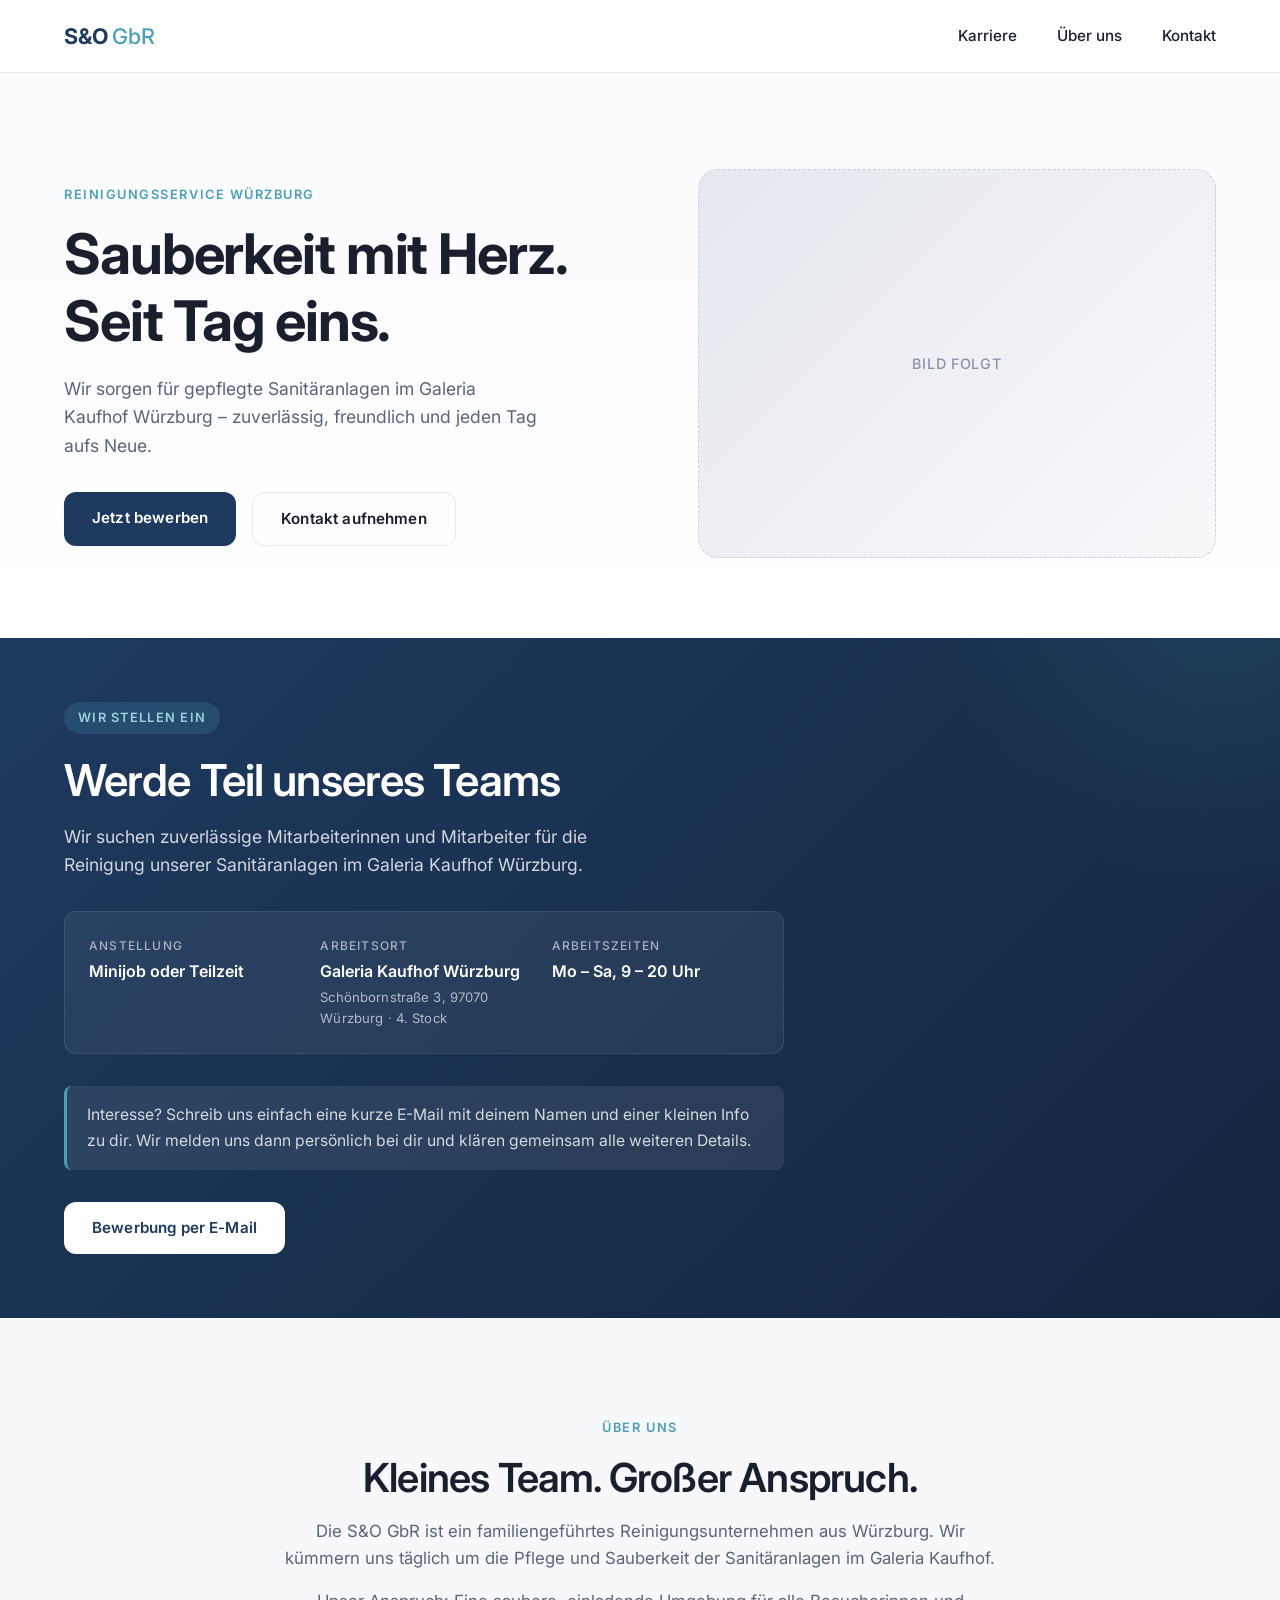
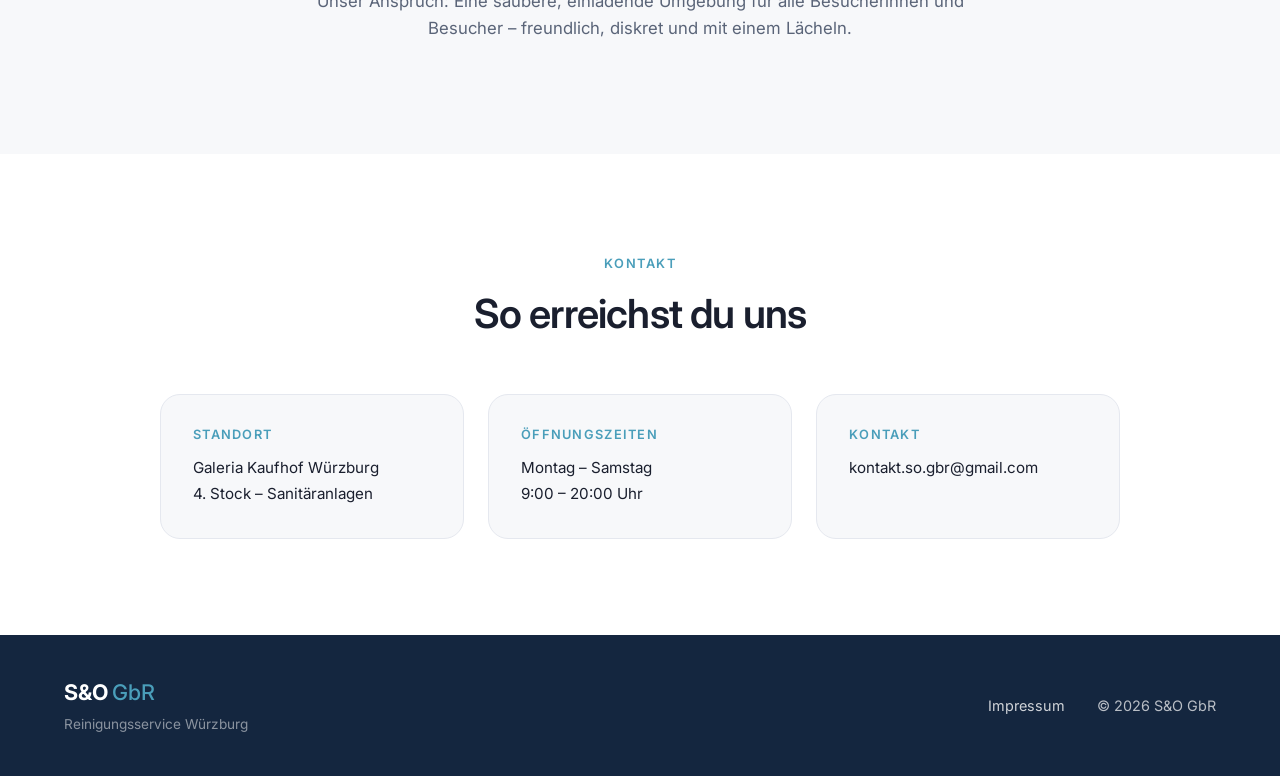
<file: index.html>
<!DOCTYPE html>
<html lang="de">
<head>
    <meta charset="UTF-8">
    <meta name="viewport" content="width=device-width, initial-scale=1.0, viewport-fit=cover">
    <meta name="theme-color" content="#1e3a5f">

    <!-- SEO: Primary Meta Tags -->
    <title>S&O GbR – Reinigungsservice Galeria Kaufhof Würzburg | Sanitärreinigung</title>
    <meta name="description" content="S&O GbR – Professioneller Reinigungsservice für die Sanitäranlagen im Galeria Kaufhof Würzburg. Täglich gepflegte WC-Anlagen im 4. Stock. Wir suchen Mitarbeiter (Minijob/Teilzeit).">
    <meta name="keywords" content="Reinigungsservice Würzburg, Sanitärreinigung, Galeria Kaufhof Würzburg, WC Reinigung, Toilettenreinigung, S&O GbR, Minijob Würzburg, Reinigungskraft Würzburg, Jobs Reinigung Würzburg">
    <meta name="author" content="S&O GbR">
    <meta name="robots" content="index, follow">
    <meta name="language" content="German">
    <meta name="geo.region" content="DE-BY">
    <meta name="geo.placename" content="Würzburg">
    <meta name="geo.position" content="49.7913;9.9534">
    <meta name="ICBM" content="49.7913, 9.9534">

    <!-- Open Graph / Facebook -->
    <meta property="og:type" content="website">
    <meta property="og:locale" content="de_DE">
    <meta property="og:title" content="S&O GbR – Reinigungsservice Galeria Kaufhof Würzburg">
    <meta property="og:description" content="Professioneller Reinigungsservice für die Sanitäranlagen im Galeria Kaufhof Würzburg. Wir stellen ein – Minijob & Teilzeit verfügbar.">
    <meta property="og:site_name" content="S&O GbR">

    <!-- Twitter -->
    <meta name="twitter:card" content="summary_large_image">
    <meta name="twitter:title" content="S&O GbR – Reinigungsservice Galeria Kaufhof Würzburg">
    <meta name="twitter:description" content="Professioneller Reinigungsservice für die Sanitäranlagen im Galeria Kaufhof Würzburg.">

    <!-- Canonical -->
    <link rel="canonical" href="https://so-gbr.de/">

    <!-- Fonts & Stylesheet -->
    <link rel="stylesheet" href="style.css">
    <link rel="preconnect" href="https://fonts.googleapis.com">
    <link rel="preconnect" href="https://fonts.gstatic.com" crossorigin>
    <link href="https://fonts.googleapis.com/css2?family=Inter:wght@300;400;500;600;700&display=swap" rel="stylesheet">

    <!-- Structured Data (Schema.org) -->
    <script type="application/ld+json">
    {
        "@context": "https://schema.org",
        "@type": "LocalBusiness",
        "name": "S&O GbR",
        "description": "Reinigungsservice für die Sanitäranlagen im Galeria Kaufhof Würzburg.",
        "image": "https://so-gbr.de/images/og-image.jpg",
        "address": {
            "@type": "PostalAddress",
            "streetAddress": "Pariser Str. 1",
            "addressLocality": "Würzburg",
            "postalCode": "97084",
            "addressCountry": "DE"
        },
        "geo": {
            "@type": "GeoCoordinates",
            "latitude": 49.7913,
            "longitude": 9.9534
        },
        "email": "kontakt.so.gbr@gmail.com",
        "openingHoursSpecification": [{
            "@type": "OpeningHoursSpecification",
            "dayOfWeek": ["Monday", "Tuesday", "Wednesday", "Thursday", "Friday", "Saturday"],
            "opens": "09:00",
            "closes": "20:00"
        }],
        "areaServed": {
            "@type": "City",
            "name": "Würzburg"
        }
    }
    </script>
</head>
<body>

    <!-- NAVIGATION -->
    <nav class="nav" role="navigation" aria-label="Hauptnavigation">
        <div class="container nav-inner">
            <a href="index.html" class="logo" aria-label="S&O GbR Startseite">S&amp;O <span>GbR</span></a>
            <button class="nav-toggle" aria-label="Menü öffnen" aria-expanded="false" aria-controls="nav-menu">
                <span></span>
                <span></span>
                <span></span>
            </button>
            <ul class="nav-links" id="nav-menu">
                <li><a href="#karriere">Karriere</a></li>
                <li><a href="#ueber-uns">Über uns</a></li>
                <li><a href="#kontakt">Kontakt</a></li>
            </ul>
        </div>
    </nav>

    <!-- HERO -->
    <header class="hero">
        <div class="container hero-inner">
            <div class="hero-text">
                <span class="eyebrow">Reinigungsservice Würzburg</span>
                <h1>Sauberkeit mit Herz.<br>Seit Tag eins.</h1>
                <p class="hero-sub">Wir sorgen für gepflegte Sanitäranlagen im Galeria Kaufhof Würzburg – zuverlässig, freundlich und jeden Tag aufs Neue.</p>
                <div class="hero-cta">
                    <a href="#karriere" class="btn btn-primary">Jetzt bewerben</a>
                    <a href="#kontakt" class="btn btn-ghost">Kontakt aufnehmen</a>
                </div>
            </div>
            <div class="hero-image">
                <div class="image-placeholder" role="img" aria-label="Platzhalter für Bild">
                    <span>Bild folgt</span>
                </div>
            </div>
        </div>
    </header>

    <!-- JOB BANNER -->
    <section class="job-banner" id="karriere" aria-labelledby="karriere-heading">
        <div class="container job-banner-inner">
            <div class="job-banner-content">
                <span class="job-badge">Wir stellen ein</span>
                <h2 id="karriere-heading">Werde Teil unseres Teams</h2>
                <p>Wir suchen zuverlässige Mitarbeiterinnen und Mitarbeiter für die Reinigung unserer Sanitäranlagen im Galeria Kaufhof Würzburg.</p>
                <ul class="job-features">
                    <li>
                        <span class="job-feature-label">Anstellung</span>
                        <span class="job-feature-value">Minijob oder Teilzeit</span>
                    </li>
                    <li>
                        <span class="job-feature-label">Arbeitsort</span>
                        <span class="job-feature-value">Galeria Kaufhof Würzburg<br><span class="job-feature-sub">Schönbornstraße 3, 97070 Würzburg · 4. Stock</span></span>
                    </li>
                    <li>
                        <span class="job-feature-label">Arbeitszeiten</span>
                        <span class="job-feature-value">Mo – Sa, 9 – 20 Uhr</span>
                    </li>
                </ul>
                <p class="job-hint">Interesse? Schreib uns einfach eine kurze E-Mail mit deinem Namen und einer kleinen Info zu dir. Wir melden uns dann persönlich bei dir und klären gemeinsam alle weiteren Details.</p>
                <a href="mailto:kontakt.so.gbr@gmail.com?subject=Bewerbung%20S%26O%20GbR" class="btn btn-primary">Bewerbung per E-Mail</a>
            </div>
        </div>
    </section>

    <!-- ÜBER UNS -->
    <section class="section section-alt" id="ueber-uns" aria-labelledby="ueber-heading">
        <div class="container">
            <div class="section-text section-text-centered">
                <span class="eyebrow">Über uns</span>
                <h2 id="ueber-heading">Kleines Team. Großer Anspruch.</h2>
                <p>Die S&amp;O GbR ist ein familiengeführtes Reinigungsunternehmen aus Würzburg. Wir kümmern uns täglich um die Pflege und Sauberkeit der Sanitäranlagen im Galeria Kaufhof.</p>
                <p>Unser Anspruch: Eine saubere, einladende Umgebung für alle Besucherinnen und Besucher – freundlich, diskret und mit einem Lächeln.</p>
            </div>
        </div>
    </section>

    <!-- KONTAKT -->
    <section class="section" id="kontakt" aria-labelledby="kontakt-heading">
        <div class="container">
            <div class="section-header">
                <span class="eyebrow">Kontakt</span>
                <h2 id="kontakt-heading">So erreichst du uns</h2>
            </div>
            <div class="contact-grid contact-grid-3">
                <div class="contact-card">
                    <h3>Standort</h3>
                    <p>Galeria Kaufhof Würzburg<br>4. Stock – Sanitäranlagen</p>
                </div>
                <div class="contact-card">
                    <h3>Öffnungszeiten</h3>
                    <p>Montag – Samstag<br>9:00 – 20:00 Uhr</p>
                </div>
                <div class="contact-card">
                    <h3>Kontakt</h3>
                    <p>
                        <a href="mailto:kontakt.so.gbr@gmail.com">kontakt.so.gbr@gmail.com</a>
                    </p>
                </div>
            </div>
        </div>
    </section>

    <!-- FOOTER -->
    <footer class="footer">
        <div class="container footer-inner">
            <div class="footer-left">
                <span class="logo">S&amp;O <span>GbR</span></span>
                <p>Reinigungsservice Würzburg</p>
            </div>
            <div class="footer-right">
                <a href="impressum.html">Impressum</a>
                <span>&copy; <span id="year"></span> S&amp;O GbR</span>
            </div>
        </div>
    </footer>

    <script>
        // Footer year
        document.getElementById('year').textContent = new Date().getFullYear();

        // Hide nav on scroll down, show on scroll up (mobile only)
        const nav = document.querySelector('.nav');
        let lastScrollY = window.scrollY;
        let ticking = false;

        function updateNav() {
            const currentY = window.scrollY;
            const isMobile = window.innerWidth <= 768;

            if (!isMobile) {
                nav.classList.remove('nav-hidden');
            } else if (currentY > lastScrollY && currentY > 80) {
                nav.classList.add('nav-hidden');
            } else if (currentY < lastScrollY) {
                nav.classList.remove('nav-hidden');
            }
            lastScrollY = currentY;
            ticking = false;
        }

        window.addEventListener('scroll', () => {
            if (!ticking) {
                window.requestAnimationFrame(updateNav);
                ticking = true;
            }
        }, { passive: true });
    </script>
</body>
</html>
</file>
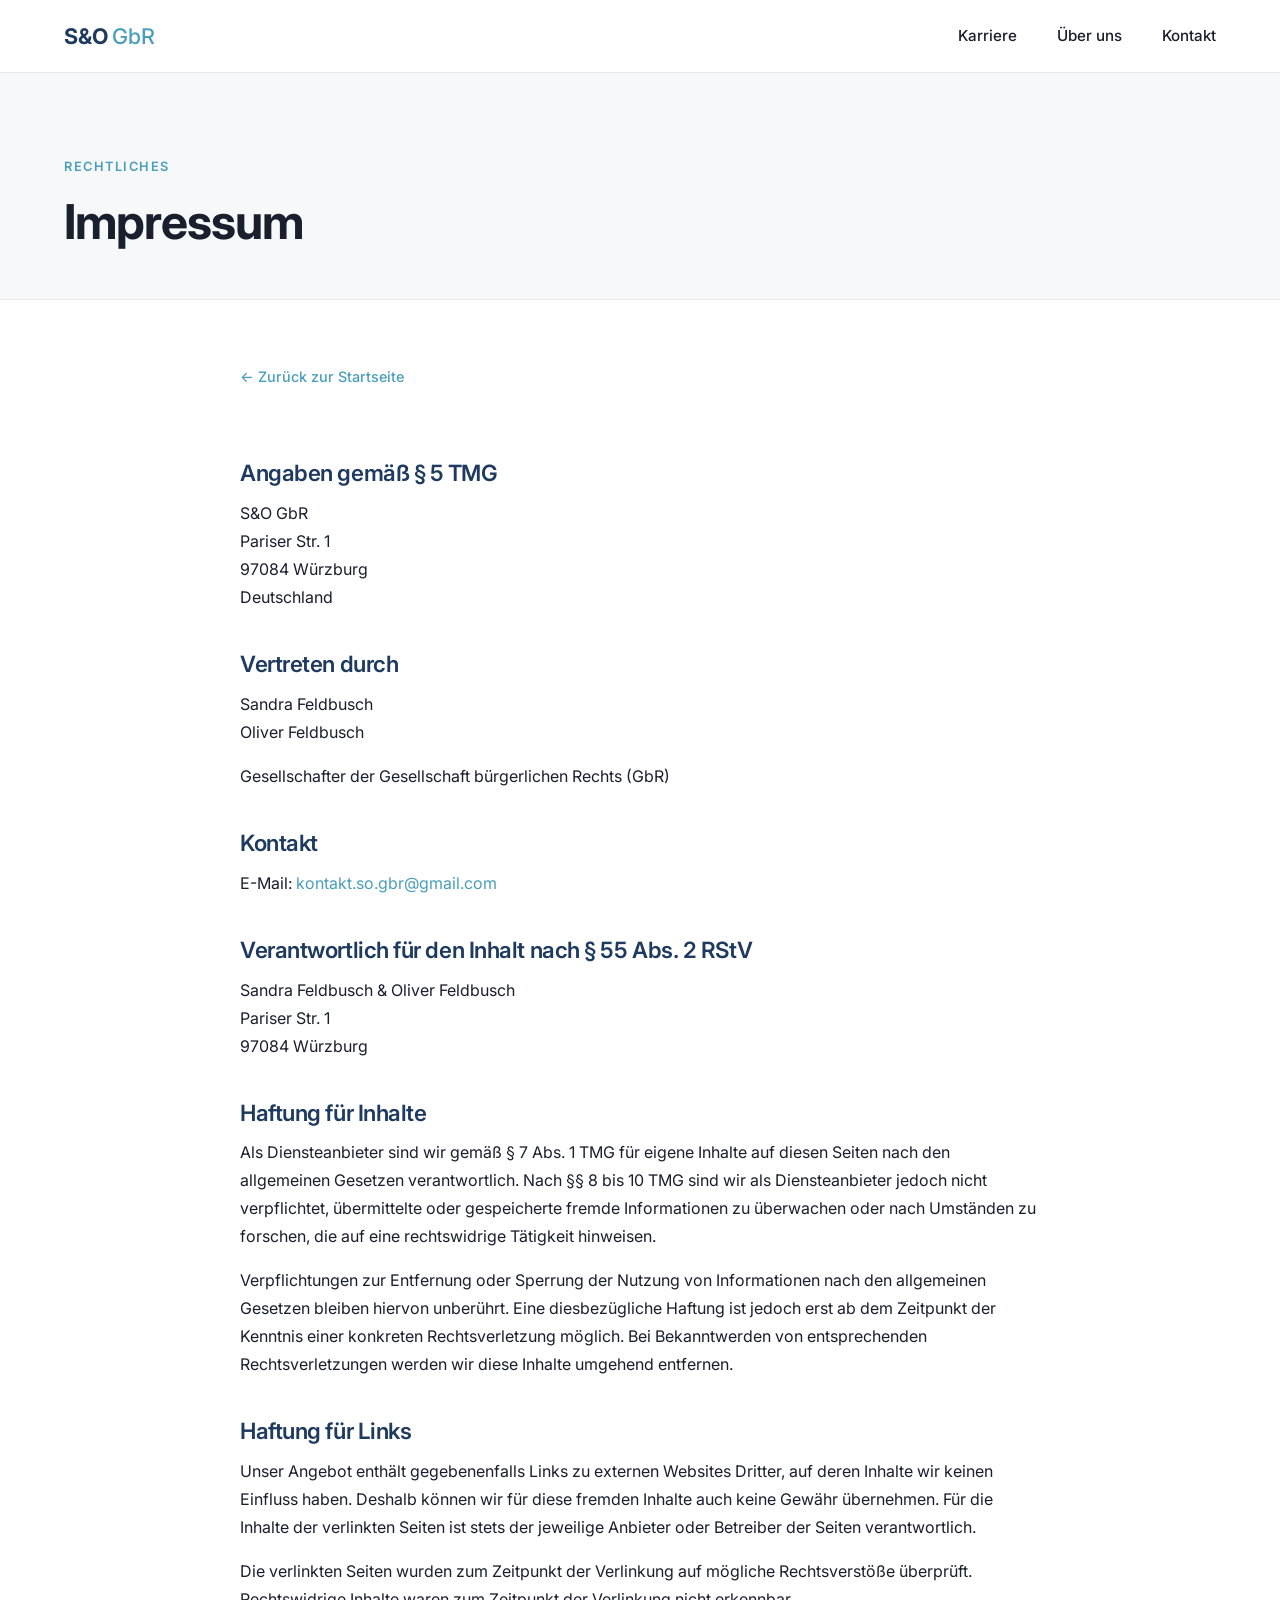
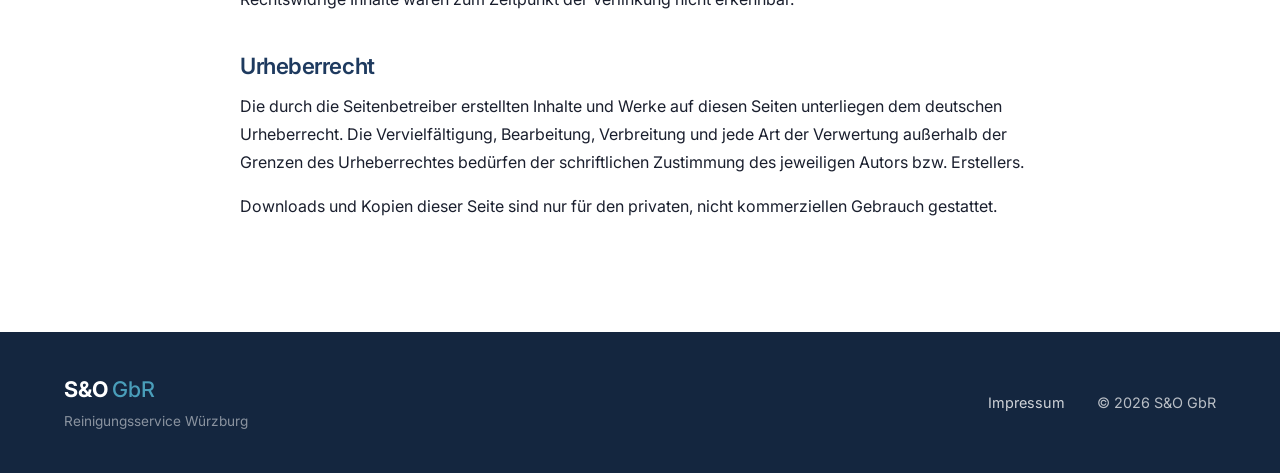
<file: impressum.html>
<!DOCTYPE html>
<html lang="de">
<head>
    <meta charset="UTF-8">
    <meta name="viewport" content="width=device-width, initial-scale=1.0, viewport-fit=cover">
    <meta name="theme-color" content="#1e3a5f">
    <meta name="robots" content="noindex, follow">
    <title>Impressum – S&O GbR</title>
    <meta name="description" content="Impressum der S&O GbR – Reinigungsservice Galeria Kaufhof Würzburg.">
    <link rel="canonical" href="https://so-gbr.de/impressum.html">
    <link rel="stylesheet" href="style.css">
    <link rel="preconnect" href="https://fonts.googleapis.com">
    <link rel="preconnect" href="https://fonts.gstatic.com" crossorigin>
    <link href="https://fonts.googleapis.com/css2?family=Inter:wght@300;400;500;600;700&display=swap" rel="stylesheet">
</head>
<body>

    <!-- NAVIGATION -->
    <nav class="nav" role="navigation" aria-label="Hauptnavigation">
        <div class="container nav-inner">
            <a href="index.html" class="logo" aria-label="S&O GbR Startseite">S&amp;O <span>GbR</span></a>
            <button class="nav-toggle" aria-label="Menü öffnen" aria-expanded="false" aria-controls="nav-menu">
                <span></span>
                <span></span>
                <span></span>
            </button>
            <ul class="nav-links" id="nav-menu">
                <li><a href="index.html#karriere">Karriere</a></li>
                <li><a href="index.html#ueber-uns">Über uns</a></li>
                <li><a href="index.html#kontakt">Kontakt</a></li>
            </ul>
        </div>
    </nav>

    <!-- PAGE HEADER -->
    <header class="page-header">
        <div class="container">
            <span class="eyebrow">Rechtliches</span>
            <h1>Impressum</h1>
        </div>
    </header>

    <!-- CONTENT -->
    <main class="container">
        <div class="legal-content">
            <a href="index.html" class="back-link">&larr; Zurück zur Startseite</a>

            <h2>Angaben gemäß § 5 TMG</h2>
            <p>
                S&amp;O GbR<br>
                Pariser Str. 1<br>
                97084 Würzburg<br>
                Deutschland
            </p>

            <h2>Vertreten durch</h2>
            <p>
                Sandra Feldbusch<br>
                Oliver Feldbusch
            </p>
            <p>
                Gesellschafter der Gesellschaft bürgerlichen Rechts (GbR)
            </p>

            <h2>Kontakt</h2>
            <p>
                E-Mail: <a href="mailto:kontakt.so.gbr@gmail.com">kontakt.so.gbr@gmail.com</a>
            </p>

            <h2>Verantwortlich für den Inhalt nach § 55 Abs. 2 RStV</h2>
            <p>
                Sandra Feldbusch &amp; Oliver Feldbusch<br>
                Pariser Str. 1<br>
                97084 Würzburg
            </p>

            <h2>Haftung für Inhalte</h2>
            <p>
                Als Diensteanbieter sind wir gemäß § 7 Abs. 1 TMG für eigene Inhalte auf diesen Seiten nach den allgemeinen Gesetzen verantwortlich. Nach §§ 8 bis 10 TMG sind wir als Diensteanbieter jedoch nicht verpflichtet, übermittelte oder gespeicherte fremde Informationen zu überwachen oder nach Umständen zu forschen, die auf eine rechtswidrige Tätigkeit hinweisen.
            </p>
            <p>
                Verpflichtungen zur Entfernung oder Sperrung der Nutzung von Informationen nach den allgemeinen Gesetzen bleiben hiervon unberührt. Eine diesbezügliche Haftung ist jedoch erst ab dem Zeitpunkt der Kenntnis einer konkreten Rechtsverletzung möglich. Bei Bekanntwerden von entsprechenden Rechtsverletzungen werden wir diese Inhalte umgehend entfernen.
            </p>

            <h2>Haftung für Links</h2>
            <p>
                Unser Angebot enthält gegebenenfalls Links zu externen Websites Dritter, auf deren Inhalte wir keinen Einfluss haben. Deshalb können wir für diese fremden Inhalte auch keine Gewähr übernehmen. Für die Inhalte der verlinkten Seiten ist stets der jeweilige Anbieter oder Betreiber der Seiten verantwortlich.
            </p>
            <p>
                Die verlinkten Seiten wurden zum Zeitpunkt der Verlinkung auf mögliche Rechtsverstöße überprüft. Rechtswidrige Inhalte waren zum Zeitpunkt der Verlinkung nicht erkennbar.
            </p>

            <h2>Urheberrecht</h2>
            <p>
                Die durch die Seitenbetreiber erstellten Inhalte und Werke auf diesen Seiten unterliegen dem deutschen Urheberrecht. Die Vervielfältigung, Bearbeitung, Verbreitung und jede Art der Verwertung außerhalb der Grenzen des Urheberrechtes bedürfen der schriftlichen Zustimmung des jeweiligen Autors bzw. Erstellers.
            </p>
            <p>
                Downloads und Kopien dieser Seite sind nur für den privaten, nicht kommerziellen Gebrauch gestattet.
            </p>
        </div>
    </main>

    <!-- FOOTER -->
    <footer class="footer">
        <div class="container footer-inner">
            <div class="footer-left">
                <span class="logo">S&amp;O <span>GbR</span></span>
                <p>Reinigungsservice Würzburg</p>
            </div>
            <div class="footer-right">
                <a href="impressum.html">Impressum</a>
                <span>&copy; <span id="year"></span> S&amp;O GbR</span>
            </div>
        </div>
    </footer>

    <script>
        // Footer year
        document.getElementById('year').textContent = new Date().getFullYear();

        // Hide nav on scroll down, show on scroll up (mobile only)
        const nav = document.querySelector('.nav');
        let lastScrollY = window.scrollY;
        let ticking = false;

        function updateNav() {
            const currentY = window.scrollY;
            const isMobile = window.innerWidth <= 768;

            if (!isMobile) {
                nav.classList.remove('nav-hidden');
            } else if (currentY > lastScrollY && currentY > 80) {
                nav.classList.add('nav-hidden');
            } else if (currentY < lastScrollY) {
                nav.classList.remove('nav-hidden');
            }
            lastScrollY = currentY;
            ticking = false;
        }

        window.addEventListener('scroll', () => {
            if (!ticking) {
                window.requestAnimationFrame(updateNav);
                ticking = true;
            }
        }, { passive: true });
    </script>
</body>
</html>
</file>
<file: style.css>
/* ============================================
   S&O GbR – Stylesheet
   Clean, minimalistic, professional
   ============================================ */

:root {
    --color-bg: #ffffff;
    --color-bg-alt: #f7f8fa;
    --color-text: #1a1f2e;
    --color-text-muted: #5a6478;
    --color-border: #e5e8ef;
    --color-primary: #1e3a5f;
    --color-primary-dark: #14263f;
    --color-accent: #4a9eba;
    --color-white: #ffffff;

    --radius: 12px;
    --radius-lg: 20px;
    --shadow-sm: 0 1px 2px rgba(20, 38, 63, 0.04);
    --shadow-md: 0 8px 24px rgba(20, 38, 63, 0.08);
    --shadow-lg: 0 20px 60px rgba(20, 38, 63, 0.12);

    --transition: 0.25s ease;
}

* {
    margin: 0;
    padding: 0;
    box-sizing: border-box;
}

html {
    scroll-behavior: smooth;
}

body {
    font-family: 'Inter', -apple-system, BlinkMacSystemFont, 'Segoe UI', sans-serif;
    font-size: 16px;
    line-height: 1.6;
    color: var(--color-text);
    background: var(--color-bg);
    -webkit-font-smoothing: antialiased;
    -moz-osx-font-smoothing: grayscale;
}

.container {
    max-width: 1200px;
    margin: 0 auto;
    padding: 0 24px;
}

/* TYPOGRAPHY */
h1, h2, h3 {
    font-weight: 600;
    line-height: 1.2;
    letter-spacing: -0.02em;
    color: var(--color-text);
}

h1 {
    font-size: clamp(2.2rem, 5vw, 3.5rem);
    font-weight: 700;
}

h2 {
    font-size: clamp(1.75rem, 3.5vw, 2.5rem);
    margin-bottom: 1rem;
}

h3 {
    font-size: 1.25rem;
    margin-bottom: 0.5rem;
}

p {
    color: var(--color-text-muted);
}

.eyebrow {
    display: inline-block;
    font-size: 0.8rem;
    font-weight: 600;
    text-transform: uppercase;
    letter-spacing: 0.12em;
    color: var(--color-accent);
    margin-bottom: 1rem;
}

/* NAVIGATION */
.nav {
    position: sticky;
    top: 0;
    z-index: 100;
    background: rgba(255, 255, 255, 0.85);
    backdrop-filter: saturate(180%) blur(12px);
    -webkit-backdrop-filter: saturate(180%) blur(12px);
    border-bottom: 1px solid var(--color-border);
    transition: transform 0.3s cubic-bezier(0.4, 0, 0.2, 1);
    will-change: transform;
}

.nav.nav-hidden {
    transform: translateY(-100%);
}

.nav-inner {
    display: flex;
    align-items: center;
    justify-content: space-between;
    height: 72px;
}

.logo {
    font-size: 1.35rem;
    font-weight: 700;
    color: var(--color-primary);
    text-decoration: none;
    letter-spacing: -0.01em;
}

.logo span {
    color: var(--color-accent);
    font-weight: 500;
}

.nav-links {
    display: flex;
    list-style: none;
    gap: 2.5rem;
    align-items: center;
}

.nav-links a {
    color: var(--color-text);
    text-decoration: none;
    font-size: 0.95rem;
    font-weight: 500;
    transition: color var(--transition);
}

.nav-links a:hover {
    color: var(--color-accent);
}

/* MOBILE NAV TOGGLE (Hamburger) */
.nav-toggle {
    display: none;
    background: transparent;
    border: none;
    cursor: pointer;
    padding: 8px;
    width: 44px;
    height: 44px;
    flex-direction: column;
    justify-content: center;
    align-items: center;
    gap: 5px;
    z-index: 110;
}

.nav-toggle span {
    display: block;
    width: 24px;
    height: 2px;
    background: var(--color-text);
    border-radius: 2px;
    transition: transform var(--transition), opacity var(--transition);
    transform-origin: center;
}

.nav-toggle.is-open span:nth-child(1) {
    transform: translateY(7px) rotate(45deg);
}

.nav-toggle.is-open span:nth-child(2) {
    opacity: 0;
}

.nav-toggle.is-open span:nth-child(3) {
    transform: translateY(-7px) rotate(-45deg);
}

/* BUTTONS */
.btn {
    display: inline-block;
    padding: 14px 28px;
    border-radius: var(--radius);
    font-size: 0.95rem;
    font-weight: 600;
    text-decoration: none;
    transition: all var(--transition);
    cursor: pointer;
    border: none;
    letter-spacing: 0.01em;
}

.btn-primary {
    background: var(--color-primary);
    color: var(--color-white);
    box-shadow: var(--shadow-sm);
}

.btn-primary:hover {
    background: var(--color-primary-dark);
    transform: translateY(-2px);
    box-shadow: var(--shadow-md);
}

.btn-ghost {
    background: transparent;
    color: var(--color-text);
    border: 1px solid var(--color-border);
}

.btn-ghost:hover {
    border-color: var(--color-primary);
    color: var(--color-primary);
}

/* HERO */
.hero {
    padding: 6rem 0 5rem;
    background: linear-gradient(180deg, #fafbfd 0%, #ffffff 100%);
}

.hero-inner {
    display: grid;
    grid-template-columns: 1.1fr 1fr;
    gap: 4rem;
    align-items: center;
}

.hero-text h1 {
    margin-bottom: 1.25rem;
}

.hero-sub {
    font-size: 1.1rem;
    margin-bottom: 2rem;
    max-width: 480px;
}

.hero-cta {
    display: flex;
    gap: 1rem;
    flex-wrap: wrap;
}

.hero-image {
    position: relative;
}

/* IMAGE PLACEHOLDER */
.image-placeholder {
    width: 100%;
    aspect-ratio: 4 / 3;
    background: linear-gradient(135deg, #e5e8ef 0%, #f7f8fa 100%);
    border: 1px dashed #c8cfdb;
    border-radius: var(--radius-lg);
    display: flex;
    align-items: center;
    justify-content: center;
    color: #8a94a8;
    font-size: 0.9rem;
    font-weight: 500;
    letter-spacing: 0.05em;
    text-transform: uppercase;
}

/* JOB BANNER */
.job-banner {
    padding: 4rem 0;
    background: linear-gradient(135deg, var(--color-primary) 0%, var(--color-primary-dark) 100%);
    color: var(--color-white);
    position: relative;
    overflow: hidden;
}

.job-banner::before {
    content: '';
    position: absolute;
    top: -50%;
    right: -20%;
    width: 600px;
    height: 600px;
    background: radial-gradient(circle, rgba(74, 158, 186, 0.15) 0%, transparent 70%);
    pointer-events: none;
}

.job-banner-inner {
    position: relative;
    z-index: 1;
}

.job-banner-content {
    max-width: 720px;
}

.job-badge {
    display: inline-block;
    padding: 6px 14px;
    background: rgba(74, 158, 186, 0.2);
    color: #9dd0e0;
    border-radius: 100px;
    font-size: 0.8rem;
    font-weight: 600;
    text-transform: uppercase;
    letter-spacing: 0.1em;
    margin-bottom: 1.25rem;
}

.job-banner h2 {
    color: var(--color-white);
    font-size: clamp(1.8rem, 4vw, 2.75rem);
    margin-bottom: 1rem;
}

.job-banner p {
    color: rgba(255, 255, 255, 0.8);
    font-size: 1.1rem;
    margin-bottom: 2rem;
    max-width: 580px;
}

.job-hint {
    background: rgba(255, 255, 255, 0.08);
    border-left: 3px solid var(--color-accent);
    padding: 1rem 1.25rem;
    border-radius: 8px;
    font-size: 0.98rem !important;
    line-height: 1.65 !important;
    margin-top: -0.5rem !important;
    margin-bottom: 2rem !important;
    max-width: none !important;
}

.job-features {
    list-style: none;
    display: grid;
    grid-template-columns: repeat(3, 1fr);
    gap: 1.5rem;
    margin-bottom: 2.5rem;
    padding: 1.5rem;
    background: rgba(255, 255, 255, 0.06);
    border: 1px solid rgba(255, 255, 255, 0.1);
    border-radius: var(--radius);
}

.job-features li {
    display: flex;
    flex-direction: column;
    gap: 4px;
}

.job-feature-label {
    font-size: 0.75rem;
    text-transform: uppercase;
    letter-spacing: 0.1em;
    color: rgba(255, 255, 255, 0.6);
    font-weight: 500;
}

.job-feature-value {
    font-size: 1rem;
    color: var(--color-white);
    font-weight: 600;
}

.job-feature-sub {
    display: block;
    font-size: 0.82rem;
    color: rgba(255, 255, 255, 0.65);
    font-weight: 400;
    margin-top: 2px;
    letter-spacing: 0.01em;
}

.job-banner .btn-primary {
    background: var(--color-white);
    color: var(--color-primary);
}

.job-banner .btn-primary:hover {
    background: #f0f4fa;
}

/* SECTIONS */
.section {
    padding: 6rem 0;
}

.section-alt {
    background: var(--color-bg-alt);
}

.section-header {
    text-align: center;
    max-width: 600px;
    margin: 0 auto 3.5rem;
}

.section-grid {
    display: grid;
    grid-template-columns: 1fr 1.1fr;
    gap: 4rem;
    align-items: center;
}

.section-text p {
    margin-bottom: 1rem;
    font-size: 1.05rem;
}

.section-text-centered {
    max-width: 720px;
    margin: 0 auto;
    text-align: center;
}

/* SERVICE CARDS */
.service-grid {
    display: grid;
    grid-template-columns: repeat(3, 1fr);
    gap: 1.5rem;
}

.service-card {
    background: var(--color-white);
    padding: 2.5rem 2rem;
    border-radius: var(--radius-lg);
    border: 1px solid var(--color-border);
    transition: all var(--transition);
}

.service-card:hover {
    transform: translateY(-4px);
    box-shadow: var(--shadow-md);
    border-color: transparent;
}

.service-icon {
    display: inline-flex;
    align-items: center;
    justify-content: center;
    width: 48px;
    height: 48px;
    background: var(--color-bg-alt);
    color: var(--color-accent);
    border-radius: 12px;
    font-weight: 700;
    font-size: 0.95rem;
    margin-bottom: 1.25rem;
    letter-spacing: 0.05em;
}

.service-card p {
    font-size: 0.95rem;
}

/* CONTACT */
.contact-grid {
    display: grid;
    grid-template-columns: repeat(4, 1fr);
    gap: 1.5rem;
}

.contact-grid-3 {
    grid-template-columns: repeat(3, 1fr);
    max-width: 960px;
    margin: 0 auto;
}

.contact-card {
    background: var(--color-bg-alt);
    padding: 2rem;
    border-radius: var(--radius-lg);
    border: 1px solid var(--color-border);
}

.contact-card h3 {
    font-size: 0.8rem;
    text-transform: uppercase;
    letter-spacing: 0.1em;
    color: var(--color-accent);
    margin-bottom: 0.75rem;
    font-weight: 600;
}

.contact-card p {
    color: var(--color-text);
    font-size: 0.95rem;
    line-height: 1.7;
}

.contact-card a {
    color: var(--color-text);
    text-decoration: none;
    transition: color var(--transition);
}

.contact-card a:hover {
    color: var(--color-accent);
}

/* FOOTER */
.footer {
    background: var(--color-primary-dark);
    color: rgba(255, 255, 255, 0.7);
    padding: 2.5rem 0;
}

.footer-inner {
    display: flex;
    align-items: center;
    justify-content: space-between;
    flex-wrap: wrap;
    gap: 1rem;
}

.footer .logo {
    color: var(--color-white);
}

.footer .logo span {
    color: var(--color-accent);
}

.footer-left p {
    font-size: 0.85rem;
    color: rgba(255, 255, 255, 0.5);
    margin-top: 4px;
}

.footer-right {
    display: flex;
    align-items: center;
    gap: 2rem;
    font-size: 0.9rem;
}

.footer-right a {
    color: rgba(255, 255, 255, 0.8);
    text-decoration: none;
    transition: color var(--transition);
}

.footer-right a:hover {
    color: var(--color-white);
}

/* IMPRESSUM PAGE */
.page-header {
    padding: 5rem 0 3rem;
    background: var(--color-bg-alt);
    border-bottom: 1px solid var(--color-border);
}

.page-header h1 {
    font-size: clamp(2rem, 4vw, 3rem);
}

.legal-content {
    padding: 4rem 0 6rem;
    max-width: 800px;
    margin: 0 auto;
}

.legal-content h2 {
    font-size: 1.4rem;
    margin-top: 2.5rem;
    margin-bottom: 0.75rem;
    color: var(--color-primary);
}

.legal-content h2:first-child {
    margin-top: 0;
}

.legal-content p {
    margin-bottom: 1rem;
    color: var(--color-text);
    font-size: 1rem;
    line-height: 1.75;
}

.legal-content a {
    color: var(--color-accent);
    text-decoration: none;
}

.legal-content a:hover {
    text-decoration: underline;
}

.back-link {
    display: inline-block;
    margin-bottom: 2rem;
    color: var(--color-text-muted);
    text-decoration: none;
    font-size: 0.9rem;
    font-weight: 500;
}

.back-link:hover {
    color: var(--color-primary);
}

/* RESPONSIVE */
@media (max-width: 960px) {
    .hero {
        padding: 4rem 0 3rem;
    }
    .hero-inner,
    .section-grid {
        grid-template-columns: 1fr;
        gap: 2.5rem;
    }
    .service-grid {
        grid-template-columns: 1fr;
    }
    .contact-grid,
    .contact-grid-3 {
        grid-template-columns: repeat(2, 1fr);
    }
    .job-features {
        grid-template-columns: 1fr;
    }
    .section {
        padding: 4rem 0;
    }
}

/* MOBILE (≤ 768px) */
@media (max-width: 768px) {
    .container {
        padding: 0 20px;
    }
    .nav-toggle {
        display: none;
    }
    .nav {
        padding: 14px 0 10px;
    }
    .nav-inner {
        flex-direction: column;
        gap: 10px;
        height: auto;
    }
    .nav-links {
        position: static;
        flex-direction: row;
        flex-wrap: wrap;
        justify-content: center;
        gap: 1.25rem 1.5rem;
        padding: 0;
        background: transparent;
        transform: none;
        border: none;
        width: 100%;
    }
    .nav-links li {
        border: none;
    }
    .nav-links a {
        font-size: 0.95rem;
        padding: 4px 0;
    }

    .hero {
        padding: 3rem 0 2.5rem;
    }
    h1 {
        font-size: 2rem;
    }
    h2 {
        font-size: 1.6rem;
    }
    .hero-sub {
        font-size: 1rem;
    }
    .hero-cta {
        flex-direction: column;
        width: 100%;
    }
    .hero-cta .btn {
        width: 100%;
        text-align: center;
    }
    .btn {
        padding: 14px 24px;
        font-size: 0.95rem;
    }

    .job-banner {
        padding: 3rem 0;
    }
    .job-features {
        padding: 1.25rem;
        gap: 1.25rem;
    }
    .job-banner h2 {
        font-size: 1.6rem;
    }
    .job-banner p {
        font-size: 1rem;
    }
    .job-hint {
        font-size: 0.95rem !important;
        padding: 0.9rem 1rem;
    }

    .section {
        padding: 3.5rem 0;
    }
    .section-header {
        margin-bottom: 2.5rem;
    }
    .service-card {
        padding: 2rem 1.5rem;
    }

    .contact-grid,
    .contact-grid-3 {
        grid-template-columns: 1fr;
    }
    .contact-card {
        padding: 1.5rem;
    }

    .footer {
        padding: 2rem 0;
    }
    .footer-inner {
        flex-direction: column;
        text-align: center;
    }
    .footer-right {
        flex-direction: column;
        gap: 0.5rem;
    }

    .page-header {
        padding: 3rem 0 2rem;
    }
    .legal-content {
        padding: 2.5rem 0 4rem;
    }
}

@media (max-width: 400px) {
    h1 {
        font-size: 1.75rem;
    }
    .logo {
        font-size: 1.2rem;
    }
    .eyebrow {
        font-size: 0.7rem;
    }
}

/* Touch-friendly tap targets */
@media (hover: none) and (pointer: coarse) {
    .btn,
    .nav-links a,
    .contact-card a {
        min-height: 44px;
    }
    .service-card:hover {
        transform: none;
    }
}

/* Reduced motion */
@media (prefers-reduced-motion: reduce) {
    *,
    *::before,
    *::after {
        animation-duration: 0.01ms !important;
        transition-duration: 0.01ms !important;
        scroll-behavior: auto !important;
    }
}
</file>
